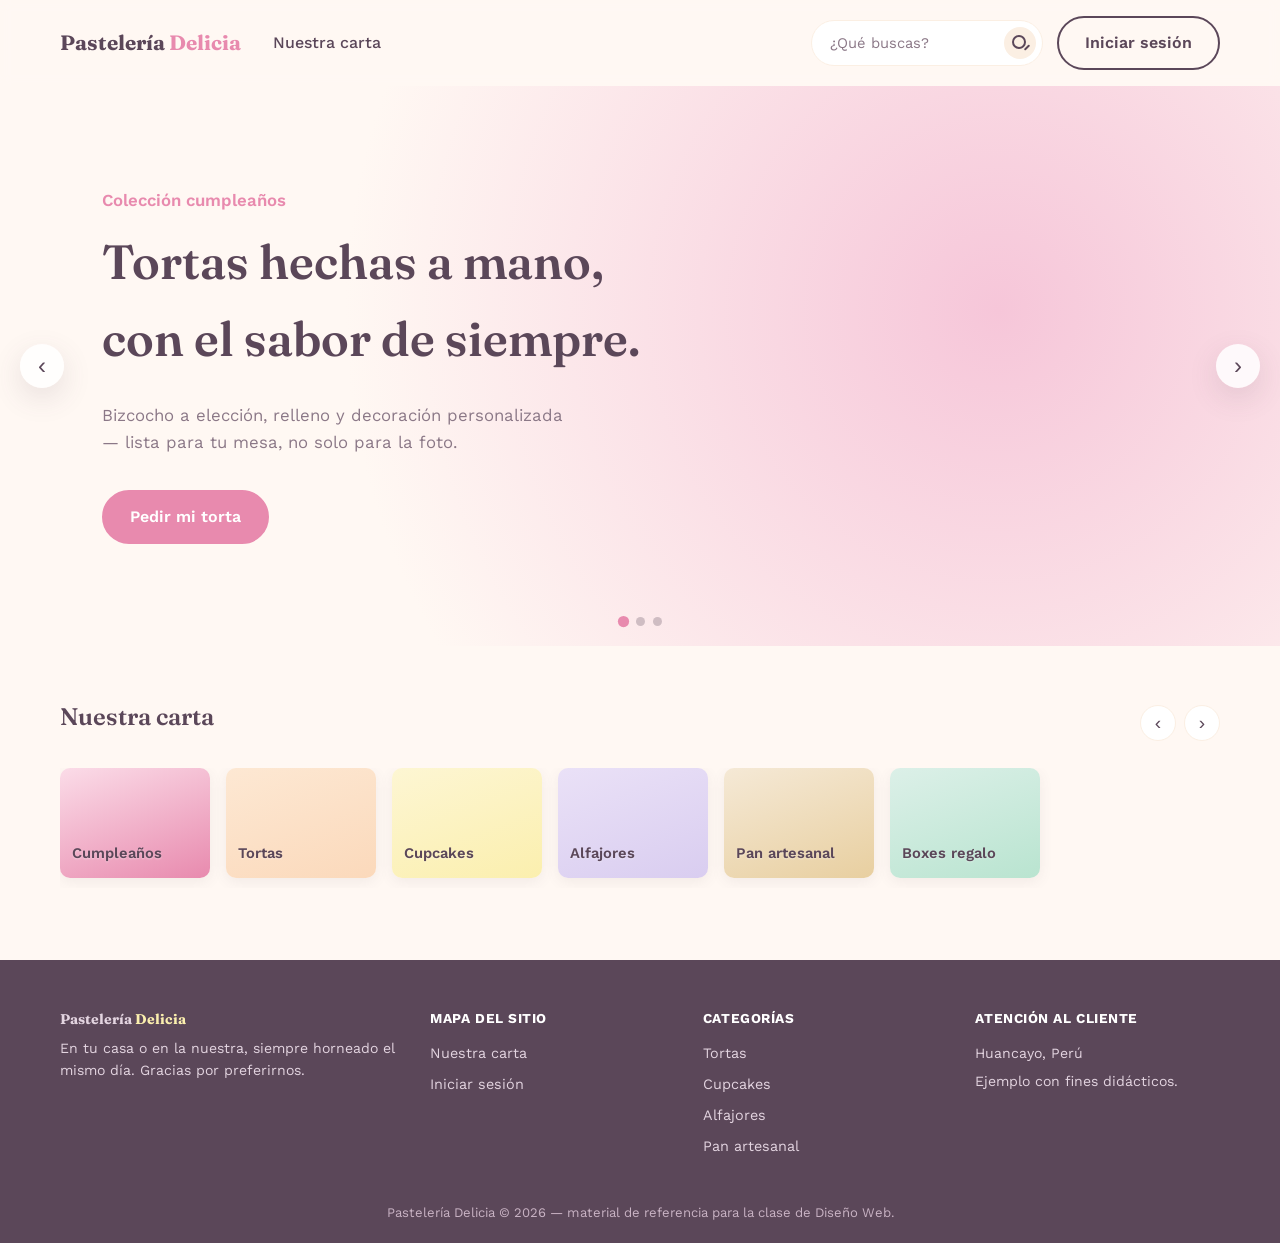
<file: index.html>
<!DOCTYPE html>
<html lang="es">
<head>
<meta charset="UTF-8">
<meta name="viewport" content="width=device-width, initial-scale=1.0">
<title>Delicia — Pastelería y Panadería artesanal</title>
<meta name="description" content="Pastelería y Panadería Delicia, en Huancayo: tortas, cupcakes, pan de masa madre y pedidos personalizados.">
<link rel="stylesheet" href="css/index.css">
</head>
<body>

<header class="encabezado" id="encabezado">
  <div class="contenedor barra-nav">
    <div class="nav-izquierda">
      <a href="index.html" class="marca">Pastelería <span>Delicia</span></a>
      <ul class="nav-links">
        <li><a href="carta.html">Nuestra carta</a></li>
      </ul>
    </div>

    <div class="acciones-derecha">
      <form class="buscador" id="formulario-busqueda">
        <input type="text" id="campo-busqueda-home" placeholder="¿Qué buscas?" autocomplete="off">
        <button type="submit" class="buscador-icono" aria-label="Buscar"></button>
      </form>
      <a href="login.html" class="boton">Iniciar sesión</a>
    </div>
  </div>
</header>

<main>

  <!-- ===== Slider de héroe (rota solo, con controles) ===== -->
  <section class="slider" id="slider" aria-label="Destacados">
    <div class="slider-pista" id="slider-pista">
      <article class="slide slide-cumple">
        <div class="slide-texto">
          <p class="ojo">Colección cumpleaños</p>
          <h1>Tortas hechas a mano, con el sabor de siempre.</h1>
          <p>Bizcocho a elección, relleno y decoración personalizada — lista para tu mesa, no solo para la foto.</p>
          <a href="pedido.html" class="boton boton-relleno">Pedir mi torta</a>
        </div>
      </article>
      <article class="slide slide-cajas">
        <div class="slide-texto">
          <p class="ojo">Cofre de la felicidad</p>
          <h1>Cajas de regalo listas para alegrar a alguien hoy.</h1>
          <p>Una selección de nuestros dulces favoritos, armada y decorada para regalar.</p>
          <a href="carta.html?categoria=cajas" class="boton boton-relleno">Ver cajas</a>
        </div>
      </article>
      <article class="slide slide-pan">
        <div class="slide-texto">
          <p class="ojo">Todos los días, desde las 5 a.m.</p>
          <h1>Pan de masa madre, horneado fresco cada mañana.</h1>
          <p>Fermentación lenta e ingredientes reales, para tu mesa de todos los días.</p>
          <a href="carta.html?categoria=pan" class="boton boton-relleno">Ver la carta</a>
        </div>
      </article>
    </div>

    <button class="slider-flecha anterior" id="slider-anterior" aria-label="Anterior">‹</button>
    <button class="slider-flecha siguiente" id="slider-siguiente" aria-label="Siguiente">›</button>
    <div class="slider-puntos" id="slider-puntos"></div>
  </section>

  <!-- ===== Carrusel de categorías ===== -->
  <section class="categorias" id="carta">
    <div class="contenedor">
      <div class="categorias-encabezado">
        <h2>Nuestra carta</h2>
        <div class="categorias-controles">
          <button class="carrusel-flecha" id="categorias-anterior" aria-label="Ver categorías anteriores">‹</button>
          <button class="carrusel-flecha" id="categorias-siguiente" aria-label="Ver más categorías">›</button>
        </div>
      </div>
      <div class="categorias-pista" id="categorias-pista">
        <a href="carta.html?categoria=tortas" class="categoria-chip cat-cumple"><span>Cumpleaños</span></a>
        <a href="carta.html?categoria=tortas" class="categoria-chip cat-tortas"><span>Tortas</span></a>
        <a href="carta.html?categoria=cupcakes" class="categoria-chip cat-cupcakes"><span>Cupcakes</span></a>
        <a href="carta.html?categoria=alfajores" class="categoria-chip cat-alfajores"><span>Alfajores</span></a>
        <a href="carta.html?categoria=pan" class="categoria-chip cat-pan"><span>Pan artesanal</span></a>
        <a href="carta.html?categoria=cajas" class="categoria-chip cat-cajas"><span>Boxes regalo</span></a>
      </div>
    </div>
  </section>

</main>

<footer class="pie-mapa">
  <div class="contenedor pie-columnas">
    <div class="pie-col">
      <p class="pie-marca">Pastelería <span>Delicia</span></p>
      <p>En tu casa o en la nuestra, siempre horneado el mismo día. Gracias por preferirnos.</p>
    </div>
    <div class="pie-col">
      <h4>Mapa del sitio</h4>
      <a href="carta.html">Nuestra carta</a>
      <a href="login.html">Iniciar sesión</a>
    </div>
    <div class="pie-col">
      <h4>Categorías</h4>
      <a href="carta.html?categoria=tortas">Tortas</a>
      <a href="carta.html?categoria=cupcakes">Cupcakes</a>
      <a href="carta.html?categoria=alfajores">Alfajores</a>
      <a href="carta.html?categoria=pan">Pan artesanal</a>
    </div>
    <div class="pie-col">
      <h4>Atención al cliente</h4>
      <p>Huancayo, Perú</p>
      <p>Ejemplo con fines didácticos.</p>
    </div>
  </div>
  <p class="pie-copy">Pastelería Delicia © 2026 — material de referencia para la clase de Diseño Web.</p>
</footer>

<script type="module" src="js/index.js"></script>
</body>
</html>
</file>
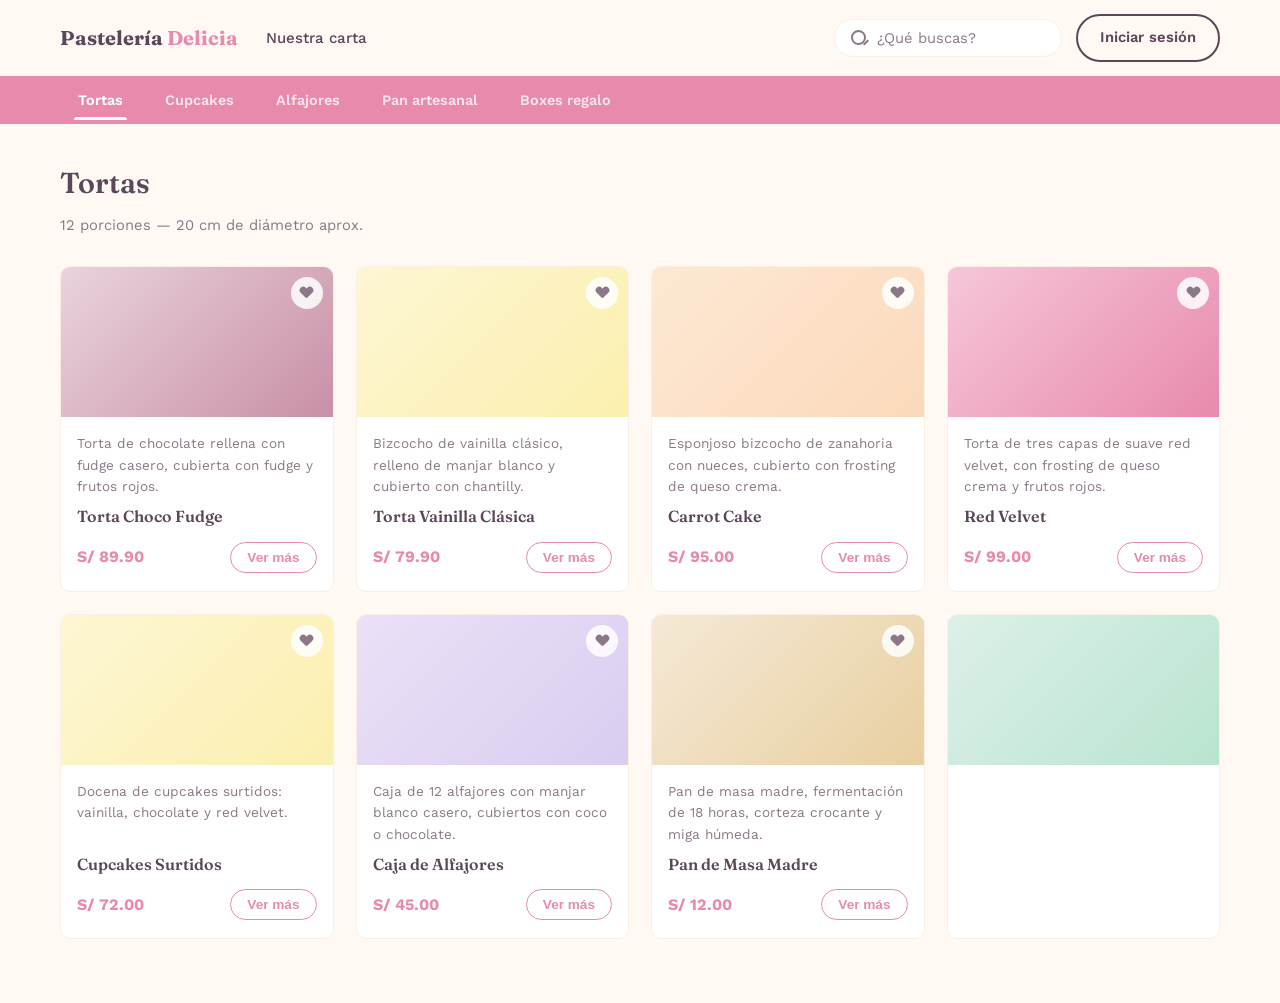
<file: carta.html>
<!DOCTYPE html>
<html lang="es">
<head>
<meta charset="UTF-8">
<meta name="viewport" content="width=device-width, initial-scale=1.0">
<title>Nuestra carta — Pastelería Delicia</title>
<link rel="stylesheet" href="css/carta.css">
</head>
<body>

<header class="encabezado" id="encabezado">
  <div class="contenedor barra-nav">
    <div class="nav-izquierda">
      <a href="index.html" class="marca">Pastelería <span>Delicia</span></a>
      <ul class="nav-links">
        <li><a href="carta.html">Nuestra carta</a></li>
      </ul>
    </div>
    <div class="acciones-derecha">
      <div class="buscador">
        <span class="buscador-icono" aria-hidden="true"></span>
        <input type="text" id="campo-busqueda" placeholder="¿Qué buscas?" autocomplete="off">
      </div>
      <a href="login.html" class="boton">Iniciar sesión</a>
    </div>
  </div>

  <nav class="tabs-categorias" aria-label="Categorías de productos">
    <div class="contenedor tabs-pista" id="tabs-pista">
      <button class="tab activa" data-categoria="tortas">Tortas</button>
      <button class="tab" data-categoria="cupcakes">Cupcakes</button>
      <button class="tab" data-categoria="alfajores">Alfajores</button>
      <button class="tab" data-categoria="pan">Pan artesanal</button>
      <button class="tab" data-categoria="cajas">Boxes regalo</button>
    </div>
  </nav>
</header>

<main class="seccion-carta">
  <div class="contenedor">
    <h1 id="titulo-categoria">Tortas</h1>
    <p id="subtitulo-categoria">12 porciones — 20 cm de diámetro aprox.</p>
    <p class="sin-resultados" id="sin-resultados">No encontramos productos con ese nombre.</p>

    <div class="rejilla-productos" id="rejilla-productos">

      <article class="tarjeta-producto" data-categoria="tortas" data-nombre="torta choco fudge">
        <div class="tp-imagen tp-choco">
          <button class="tp-favorito" aria-label="Guardar en favoritos"><span class="corazon"></span></button>
        </div>
        <div class="tp-cuerpo">
          <p class="tp-descripcion">Torta de chocolate rellena con fudge casero, cubierta con fudge y frutos rojos.</p>
          <h3>Torta Choco Fudge</h3>
          <div class="tp-pie">
            <span class="tp-precio">S/ 89.90</span>
            <button class="tp-boton">Ver más</button>
          </div>
        </div>
      </article>

      <article class="tarjeta-producto" data-categoria="tortas" data-nombre="torta vainilla clasica">
        <div class="tp-imagen tp-vainilla">
          <button class="tp-favorito" aria-label="Guardar en favoritos"><span class="corazon"></span></button>
        </div>
        <div class="tp-cuerpo">
          <p class="tp-descripcion">Bizcocho de vainilla clásico, relleno de manjar blanco y cubierto con chantilly.</p>
          <h3>Torta Vainilla Clásica</h3>
          <div class="tp-pie">
            <span class="tp-precio">S/ 79.90</span>
            <button class="tp-boton">Ver más</button>
          </div>
        </div>
      </article>

      <article class="tarjeta-producto" data-categoria="tortas" data-nombre="carrot cake">
        <div class="tp-imagen tp-carrot">
          <button class="tp-favorito" aria-label="Guardar en favoritos"><span class="corazon"></span></button>
        </div>
        <div class="tp-cuerpo">
          <p class="tp-descripcion">Esponjoso bizcocho de zanahoria con nueces, cubierto con frosting de queso crema.</p>
          <h3>Carrot Cake</h3>
          <div class="tp-pie">
            <span class="tp-precio">S/ 95.00</span>
            <button class="tp-boton">Ver más</button>
          </div>
        </div>
      </article>

      <article class="tarjeta-producto" data-categoria="tortas" data-nombre="red velvet">
        <div class="tp-imagen tp-redvelvet">
          <button class="tp-favorito" aria-label="Guardar en favoritos"><span class="corazon"></span></button>
        </div>
        <div class="tp-cuerpo">
          <p class="tp-descripcion">Torta de tres capas de suave red velvet, con frosting de queso crema y frutos rojos.</p>
          <h3>Red Velvet</h3>
          <div class="tp-pie">
            <span class="tp-precio">S/ 99.00</span>
            <button class="tp-boton">Ver más</button>
          </div>
        </div>
      </article>

      <article class="tarjeta-producto" data-categoria="cupcakes" data-nombre="cupcakes surtidos">
        <div class="tp-imagen tp-cupcakes">
          <button class="tp-favorito" aria-label="Guardar en favoritos"><span class="corazon"></span></button>
        </div>
        <div class="tp-cuerpo">
          <p class="tp-descripcion">Docena de cupcakes surtidos: vainilla, chocolate y red velvet.</p>
          <h3>Cupcakes Surtidos</h3>
          <div class="tp-pie">
            <span class="tp-precio">S/ 72.00</span>
            <button class="tp-boton">Ver más</button>
          </div>
        </div>
      </article>

      <article class="tarjeta-producto" data-categoria="alfajores" data-nombre="alfajores">
        <div class="tp-imagen tp-alfajores">
          <button class="tp-favorito" aria-label="Guardar en favoritos"><span class="corazon"></span></button>
        </div>
        <div class="tp-cuerpo">
          <p class="tp-descripcion">Caja de 12 alfajores con manjar blanco casero, cubiertos con coco o chocolate.</p>
          <h3>Caja de Alfajores</h3>
          <div class="tp-pie">
            <span class="tp-precio">S/ 45.00</span>
            <button class="tp-boton">Ver más</button>
          </div>
        </div>
      </article>

      <article class="tarjeta-producto" data-categoria="pan" data-nombre="pan masa madre">
        <div class="tp-imagen tp-pan">
          <button class="tp-favorito" aria-label="Guardar en favoritos"><span class="corazon"></span></button>
        </div>
        <div class="tp-cuerpo">
          <p class="tp-descripcion">Pan de masa madre, fermentación de 18 horas, corteza crocante y miga húmeda.</p>
          <h3>Pan de Masa Madre</h3>
          <div class="tp-pie">
            <span class="tp-precio">S/ 12.00</span>
            <button class="tp-boton">Ver más</button>
          </div>
        </div>
      </article>

      <article class="tarjeta-producto" data-categoria="cajas" data-nombre="box regalo dulce">
        <div class="tp-imagen tp-cajas">
          <button
</file>
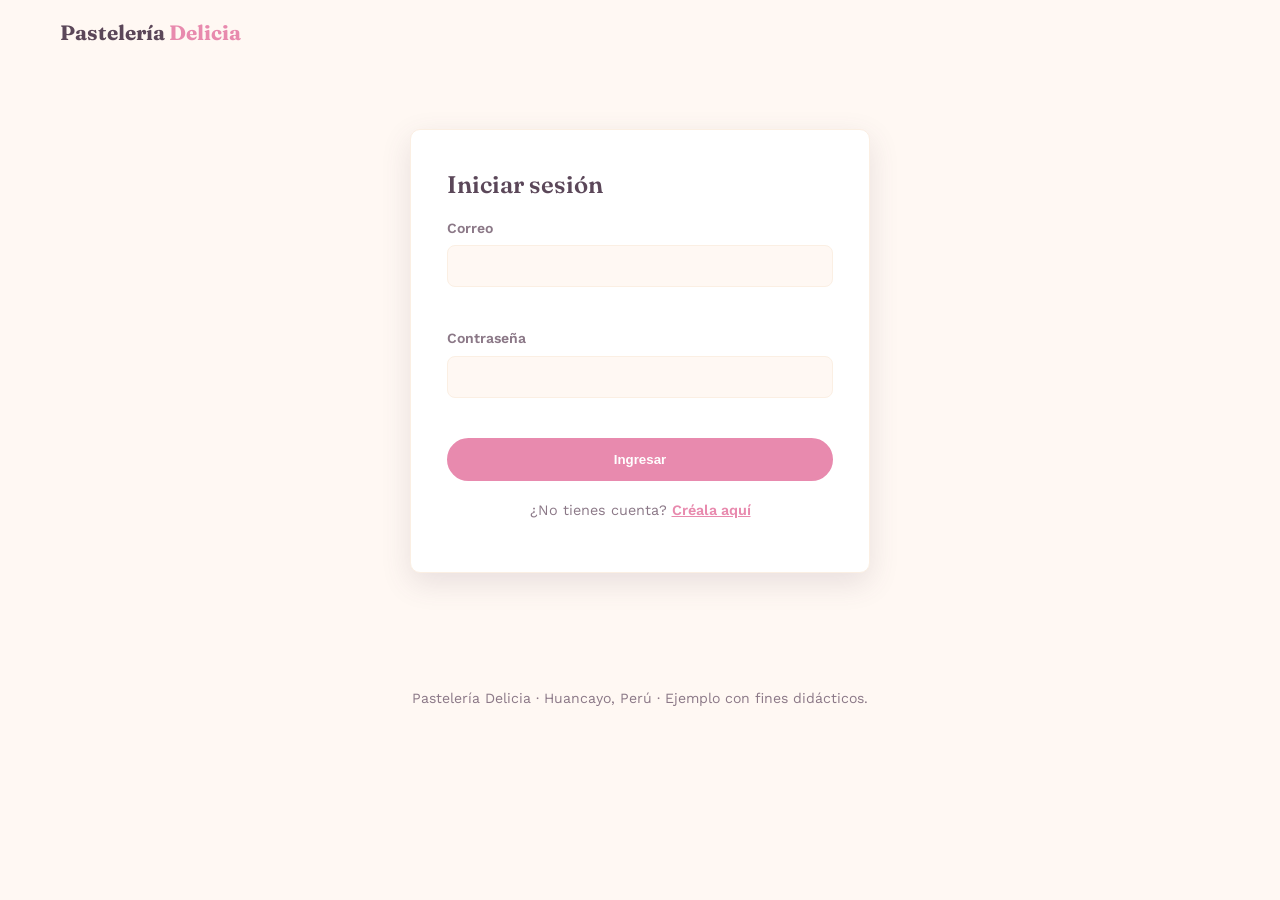
<file: login.html>
<!DOCTYPE html>
<html lang="es">
<head>
<meta charset="UTF-8">
<meta name="viewport" content="width=device-width, initial-scale=1.0">
<title>Iniciar sesión — Pastelería Delicia</title>
<link rel="stylesheet" href="css/login.css">
</head>
<body>

<header class="encabezado" id="encabezado">
  <div class="contenedor barra-nav">
    <a href="index.html" class="marca">Pastelería <span>Delicia</span></a>
  </div>
</header>

<main>
  <div class="contenedor">
    <div class="panel-formulario">
      <h2>Iniciar sesión</h2>
      <form class="formulario" id="formulario-ingresar" novalidate>
        <div class="campo">
          <label for="correo-ingresar">Correo</label>
          <input type="email" id="correo-ingresar" name="correo" required>
          <span class="error" id="error-correo-ingresar"></span>
        </div>
        <div class="campo">
          <label for="contrasena-ingresar">Contraseña</label>
          <input type="password" id="contrasena-ingresar" name="contrasena" required minlength="4">
          <span class="error" id="error-contrasena-ingresar"></span>
        </div>
        <button type="submit" class="boton">Ingresar</button>
        <div class="mensaje-estado" id="mensaje-ingresar"></div>
      </form>
      <p class="enlace-secundario">¿No tienes cuenta? <a href="registro_clientes.html">Créala aquí</a></p>
    </div>
  </div>
</main>

<footer class="pie"><div class="contenedor"><p>Pastelería Delicia · Huancayo, Perú · Ejemplo con fines didácticos.</p></div></footer>

<script type="module" src="js/login.js"></script>
</body>
</html>
</file>
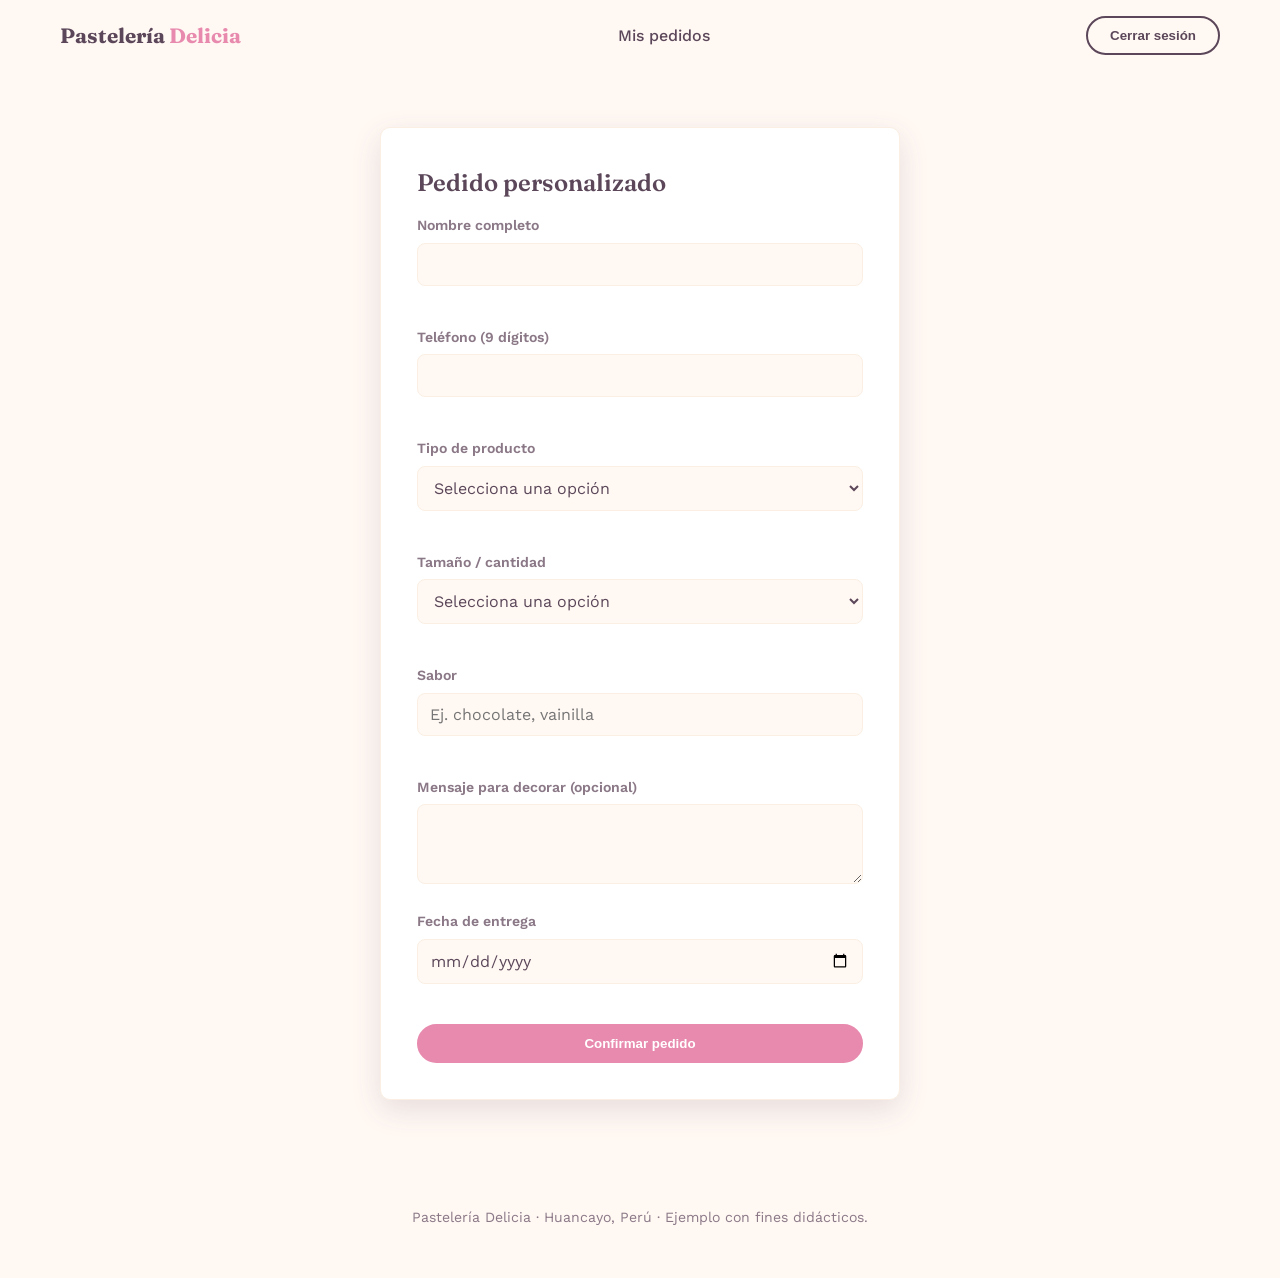
<file: registro_pedido.html>
<!DOCTYPE html>
<html lang="es">
<head>
<meta charset="UTF-8">
<meta name="viewport" content="width=device-width, initial-scale=1.0">
<title>Pedido personalizado — Pastelería Delicia</title>
<link rel="stylesheet" href="css/registro_pedido.css">
</head>
<body>

<header class="encabezado" id="encabezado">
  <div class="contenedor barra-nav">
    <a href="index.html" class="marca">Pastelería <span>Delicia</span></a>
    <ul class="nav-links"><li><a href="consulta_pedido.html">Mis pedidos</a></li></ul>
    <button class="boton" id="boton-salir" type="button">Cerrar sesión</button>
  </div>
</header>

<main>
  <div class="contenedor">
    <div class="panel-formulario">
      <h2>Pedido personalizado</h2>

      <form class="formulario" id="formulario-pedido" novalidate>
        <div class="campo">
          <label for="nombre-cliente">Nombre completo</label>
          <input type="text" id="nombre-cliente" name="nombreCliente" required>
          <span class="error" id="error-nombre-cliente"></span>
        </div>
        <div class="campo">
          <label for="telefono">Teléfono (9 dígitos)</label>
          <input type="tel" id="telefono" name="telefono" pattern="[0-9]{9}" required>
          <span class="error" id="error-telefono"></span>
        </div>
        <div class="campo">
          <label for="tipo-producto">Tipo de producto</label>
          <select id="tipo-producto" name="tipoProducto" required>
            <option value="" disabled selected>Selecciona una opción</option>
            <option value="torta">Torta de cumpleaños</option>
            <option value="cupcakes">Cupcakes por docena</option>
            <option value="pan">Pan artesanal por encargo</option>
            <option value="alfajores">Alfajores por caja</option>
          </select>
          <span class="error" id="error-tipo-producto"></span>
        </div>
        <div class="campo">
          <label for="tamano">Tamaño / cantidad</label>
          <select id="tamano" name="tamano" required>
            <option value="" disabled selected>Selecciona una opción</option>
            <option value="pequeno">Pequeño</option>
            <option value="mediano">Mediano</option>
            <option value="grande">Grande</option>
          </select>
          <span class="error" id="error-tamano"></span>
        </div>
        <div class="campo">
          <label for="sabor">Sabor</label>
          <input type="text" id="sabor" name="sabor" placeholder="Ej. chocolate, vainilla" required>
          <span class="error" id="error-sabor"></span>
        </div>
        <div class="campo">
          <label for="mensaje-torta">Mensaje para decorar (opcional)</label>
          <textarea id="mensaje-torta" name="mensajeTorta" maxlength="150"></textarea>
        </div>
        <div class="campo">
          <label for="fecha-entrega">Fecha de entrega</label>
          <input type="date" id="fecha-entrega" name="fechaEntrega" required>
          <span class="error" id="error-fecha-entrega"></span>
        </div>

        <button type="submit" class="boton boton-relleno">Confirmar pedido</button>
        <div class="mensaje-estado" id="mensaje-pedido"></div>
        <div class="sello-confirmacion" id="sello-confirmacion"></div>
      </form>
    </div>
  </div>
</main>

<footer class="pie"><div class="contenedor"><p>Pastelería Delicia · Huancayo, Perú · Ejemplo con fines didácticos.</p></div></footer>

<script type="module" src="js/registro_pedido.js"></script>
</body>
</html>
</file>
<file: css/index.css>
@import url('https://fonts.googleapis.com/css2?family=Fraunces:opsz,wght@9..144,600;9..144,700&family=Work+Sans:wght@400;500;600&display=swap');

:root{
  --crema:        #FFF8F3;
  --crema-oscura: #FBEFE3;
  --texto:        #5B4759;
  --texto-suave:  #8B7887;
  --rosa:         #F6C6D9;
  --rosa-fuerte:  #E88AAE;
  --menta:        #B9E4D0;
  --lavanda:      #D9CDF0;
  --durazno:      #FBD9BB;
  --amarillo:     #FBEFAE;
  --celeste:      #C6E2F5;
  --blanco:       #FFFFFF;

  --fuente-titulo:'Fraunces', Georgia, serif;
  --fuente-texto:'Work Sans', system-ui, sans-serif;
  --radio:10px;
  --sombra:0 10px 30px rgba(91,71,89,.14);
  --transicion:220ms cubic-bezier(.4,0,.2,1);
}

*{box-sizing:border-box;}
html{scroll-behavior:smooth;}
body{margin:0; font-family:var(--fuente-texto); color:var(--texto); background:var(--crema); line-height:1.6;}
h1,h2,h3{font-family:var(--fuente-titulo); font-weight:600; margin:0 0 .5em;}
.contenedor{width:min(1160px,92%); margin-inline:auto;}

/* ---------- Encabezado ---------- */
.encabezado{position:sticky; top:0; z-index:50; background:rgba(255,248,243,.92); backdrop-filter:blur(6px); transition:box-shadow var(--transicion);}
.encabezado.con-scroll{box-shadow:0 2px 14px rgba(91,71,89,.10);}
.barra-nav{display:flex; align-items:center; justify-content:space-between; padding:16px 0; flex-wrap:wrap; gap:14px;}

.nav-izquierda{display:flex; align-items:center; gap:32px; flex-wrap:wrap;}
.marca{font-family:var(--fuente-titulo); font-size:1.3rem; font-weight:700; text-decoration:none; color:var(--texto);}
.marca span{color:var(--rosa-fuerte);}
.nav-links{list-style:none; display:flex; gap:22px; margin:0; padding:0;}
.nav-links a{text-decoration:none; font-weight:500; color:var(--texto); border-bottom:2px solid transparent; transition:border-color var(--transicion);}
.nav-links a:hover{border-color:var(--rosa-fuerte);}

.acciones-derecha{display:flex; align-items:center; gap:14px; flex-wrap:wrap;}

/* Buscador con ícono de lupa hecho en CSS puro (sin emoji) */
.buscador{display:flex; align-items:center; gap:6px; background:var(--blanco); border:1.5px solid var(--crema-oscura); border-radius:999px; padding:6px 6px 6px 16px; transition:border-color var(--transicion), box-shadow var(--transicion);}
.buscador:focus-within{border-color:var(--rosa-fuerte); box-shadow:0 0 0 3px rgba(232,138,174,.18);}
.buscador input{border:none; background:none; font-size:.92rem; color:var(--texto); outline:none; font-family:var(--fuente-texto); width:170px;}
.buscador input::placeholder{color:var(--texto-suave);}
.buscador-icono{border:none; background:var(--crema-oscura); width:32px; height:32px; border-radius:50%; cursor:pointer; position:relative; transition:background var(--transicion);}
.buscador-icono:hover{background:var(--rosa);}
.buscador-icono::before{content:""; position:absolute; top:8px; left:8px; width:10px; height:10px; border:2px solid var(--texto); border-radius:50%;}
.buscador-icono::after{content:""; position:absolute; bottom:8px; right:8px; width:2px; height:7px; background:var(--texto); border-radius:2px; transform:rotate(45deg);}

.boton{display:inline-block; font-weight:600; padding:12px 26px; border-radius:999px; border:2px solid var(--texto); text-decoration:none; cursor:pointer; background:transparent; color:var(--texto); transition:transform var(--transicion), background var(--transicion), box-shadow var(--transicion), color var(--transicion);}
.boton:hover{transform:translateY(-2px); box-shadow:var(--sombra);}
.boton-relleno{background:var(--rosa-fuerte); border-color:var(--rosa-fuerte); color:#fff;}
.boton-relleno:hover{background:#D9678F;}

/* ---------- Slider de héroe ---------- */
.slider{position:relative; overflow:hidden;}
.slider-pista{display:flex; transition:transform 600ms cubic-bezier(.4,0,.2,1);}
.slide{flex:0 0 100%; min-height:min(70vh, 560px); display:flex; align-items:center; position:relative;}
.slide-texto{position:relative; z-index:2; max-width:560px; margin-left:8%;}
.slide-texto .ojo{color:var(--rosa-fuerte); font-weight:600; margin:0 0 10px;}
.slide-texto h1{font-size:clamp(2rem,4vw,3rem); color:var(--texto);}
.slide-texto p{color:var(--texto-suave); font-size:1.05rem; max-width:48ch;}
.slide-texto .boton{margin-top:18px;}

.slide-cumple{background:radial-gradient(circle at 78% 40%, var(--rosa), var(--crema) 62%);}
.slide-cajas{background:radial-gradient(circle at 78% 40%, var(--celeste), var(--crema) 62%);}
.slide-pan{background:radial-gradient(circle at 78% 40%, var(--durazno), var(--crema) 62%);}

.slider-flecha{
  position:absolute; top:50%; translate:0 -50%; z-index:3;
  width:44px; height:44px; border-radius:50%; border:none;
  background:rgba(255,255,255,.85); color:var(--texto); font-size:1.5rem; line-height:1;
  cursor:pointer; box-shadow:var(--sombra); transition:background var(--transicion), transform var(--transicion);
}
.slider-flecha:hover{background:#fff; transform:translateY(-50%) scale(1.06);}
.slider-flecha.anterior{left:20px;}
.slider-flecha.siguiente{right:20px;}

.slider-puntos{position:absolute; bottom:20px; left:0; right:0; display:flex; justify-content:center; gap:8px; z-index:3;}
.slider-puntos button{
  width:9px; height:9px; border-radius:50%; border:none; background:rgba(91,71,89,.28);
  cursor:pointer; padding:0; transition:background var(--transicion), transform var(--transicion);
}
.slider-puntos button.activo{background:var(--rosa-fuerte); transform:scale(1.25);}

/* ---------- Carrusel de categorías ---------- */
.categorias{padding:52px 0 72px;}
.categorias-encabezado{display:flex; align-items:center; justify-content:space-between; margin-bottom:20px;}
.categorias-controles{display:flex; gap:8px;}
.carrusel-flecha{
  width:36px; height:36px; border-radius:50%; border:1px solid var(--crema-oscura);
  background:var(--blanco); color:var(--texto); font-size:1.2rem; cursor:pointer;
  transition:background var(--transicion), border-color var(--transicion);
}
.carrusel-flecha:hover{background:var(--crema-oscura); border-color:var(--rosa-fuerte);}

.categorias-pista{display:flex; gap:16px; overflow-x:auto; padding-bottom:10px; scroll-behavior:smooth;}
.categorias-pista::-webkit-scrollbar{height:6px;}
.categorias-pista::-webkit-scrollbar-thumb{background:var(--crema-oscura); border-radius:6px;}

.categoria-chip{
  flex:0 0 150px; height:110px; border-radius:var(--radio); position:relative;
  display:flex; align-items:flex-end; text-decoration:none; overflow:hidden;
  box-shadow:0 4px 14px rgba(91,71,89,.08); transition:transform var(--transicion), box-shadow var(--transicion);
}
.categoria-chip:hover{transform:translateY(-5px); box-shadow:var(--sombra);}
.categoria-chip span{
  position:relative; z-index:2; color:var(--texto); font-weight:600; font-size:.92rem;
  padding:12px; text-shadow:0 1px 2px rgba(255,255,255,.4);
}
.categoria-chip::before{content:""; position:absolute; inset:0;}
.cat-cumple::before{background:linear-gradient(160deg,#FBDCE8,var(--rosa-fuerte));}
.cat-tortas::before{background:linear-gradient(160deg,#FDE8D3,var(--durazno));}
.cat-cupcakes::before{background:linear-gradient(160deg,#FDF6D3,var(--amarillo));}
.cat-alfajores::before{background:linear-gradient(160deg,#EAE1F7,var(--lavanda));}
.cat-pan::before{background:linear-gradient(160deg,#F5E9D6,#E8CFA0);}
.cat-cajas::before{background:linear-gradient(160deg,#DCF0E8,var(--menta));}

/* ---------- Pie de página tipo "mapa del sitio" ---------- */
.pie-mapa{background:var(--texto); color:#F3E8F0; padding:48px 0 20px;}
.pie-columnas{display:grid; grid-template-columns:1.4fr 1fr 1fr 1fr; gap:28px;}
@media (max-width:800px){.pie-columnas{grid-template-columns:1fr 1fr;}}
.pie-marca{font-family:var(--fuente-titulo); font-size:1.15rem; font-weight:700; color:#fff; margin-bottom:8px;}
.pie-marca span{color:var(--amarillo);}
.pie-col p{font-size:.88rem; color:#E3D4E0; margin:0 0 6px;}
.pie-col h4{color:#fff; font-size:.85rem; text-transform:uppercase; letter-spacing:.04em; margin:0 0 12px;}
.pie-col a{display:block; color:#E3D4E0; text-decoration:none; font-size:.9rem; margin-bottom:8px; transition:color var(--transicion);}
.pie-col a:hover{color:#fff;}
.pie-copy{text-align:center; font-size:.82rem; color:#C9B3C4; margin:36px 0 0;}

@media (max-width:820px){
  .slide-texto{margin-left:6%; max-width:88%;}
}
</file>
<file: css/carta.css>
@import url('https://fonts.googleapis.com/css2?family=Fraunces:opsz,wght@9..144,600;9..144,700&family=Work+Sans:wght@400;500;600&display=swap');

:root{
  --crema:#FFF8F3; --crema-oscura:#FBEFE3; --texto:#5B4759; --texto-suave:#8B7887;
  --rosa:#F6C6D9; --rosa-fuerte:#E88AAE; --menta:#B9E4D0; --lavanda:#D9CDF0;
  --durazno:#FBD9BB; --amarillo:#FBEFAE; --celeste:#C6E2F5; --blanco:#FFFFFF;
  --fuente-titulo:'Fraunces', Georgia, serif; --fuente-texto:'Work Sans', system-ui, sans-serif;
  --radio:10px; --sombra:0 10px 30px rgba(91,71,89,.14); --transicion:220ms cubic-bezier(.4,0,.2,1);
}
*{box-sizing:border-box;}
body{margin:0; font-family:var(--fuente-texto); color:var(--texto); background:var(--crema); line-height:1.6;}
h1,h2,h3{font-family:var(--fuente-titulo); font-weight:600; margin:0 0 .3em;}
.contenedor{width:min(1160px,92%); margin-inline:auto;}

/* ---------- Encabezado ---------- */
.encabezado{position:sticky; top:0; z-index:50; background:rgba(255,248,243,.95); backdrop-filter:blur(6px); transition:box-shadow var(--transicion);}
.encabezado.con-scroll{box-shadow:0 2px 14px rgba(91,71,89,.1);}
.barra-nav{display:flex; align-items:center; justify-content:space-between; padding:14px 0; flex-wrap:wrap; gap:14px;}

.nav-izquierda{display:flex; align-items:center; gap:28px; flex-wrap:wrap;}
.marca{font-family:var(--fuente-titulo); font-size:1.25rem; font-weight:700; text-decoration:none; color:var(--texto);}
.marca span{color:var(--rosa-fuerte);}
.nav-links{list-style:none; display:flex; gap:20px; margin:0; padding:0;}
.nav-links a{text-decoration:none; font-weight:500; color:var(--texto); font-size:.94rem; border-bottom:2px solid transparent; transition:border-color var(--transicion);}
.nav-links a:hover{border-color:var(--rosa-fuerte);}

.acciones-derecha{display:flex; align-items:center; gap:14px; flex-wrap:wrap;}

/* Buscador con ícono de lupa hecho en CSS puro (sin emoji) */
.buscador{display:flex; align-items:center; gap:8px; background:var(--blanco); border:1.5px solid var(--crema-oscura); border-radius:999px; padding:8px 16px; transition:border-color var(--transicion), box-shadow var(--transicion);}
.buscador:focus-within{border-color:var(--rosa-fuerte); box-shadow:0 0 0 3px rgba(232,138,174,.18);}
.buscador input{border:none; background:none; font-size:.92rem; color:var(--texto); outline:none; font-family:var(--fuente-texto); width:170px;}
.buscador input::placeholder{color:var(--texto-suave);}
.buscador-icono{width:16px; height:16px; position:relative; flex:0 0 auto;}
.buscador-icono::before{content:""; position:absolute; top:0; left:0; width:11px; height:11px; border:2px solid var(--texto-suave); border-radius:50%;}
.buscador-icono::after{content:""; position:absolute; bottom:0; right:0; width:2px; height:7px; background:var(--texto-suave); border-radius:2px; transform:rotate(45deg);}

.boton{display:inline-block; font-weight:600; padding:10px 22px; border-radius:999px; border:2px solid var(--texto); text-decoration:none; cursor:pointer; background:transparent; color:var(--texto); font-size:.92rem; transition:transform var(--transicion), box-shadow var(--transicion);}
.boton:hover{transform:translateY(-2px); box-shadow:var(--sombra);}

/* ---------- Pestañas de categoría ---------- */
.tabs-categorias{background:var(--rosa-fuerte); overflow:hidden;}
.tabs-pista{display:flex; gap:6px; overflow-x:auto; padding:4px 0;}
.tabs-pista::-webkit-scrollbar{display:none;}
.tab{
  flex:0 0 auto; background:none; border:none; color:#FBE3EC; font-family:var(--fuente-texto);
  font-weight:600; font-size:.9rem; padding:12px 18px; cursor:pointer; position:relative;
  transition:color var(--transicion);
}
.tab::after{content:""; position:absolute; left:14px; right:14px; bottom:0; height:3px; background:transparent; border-radius:3px 3px 0 0; transition:background var(--transicion);}
.tab:hover{color:#fff;}
.tab.activa{color:#fff;}
.tab.activa::after{background:#fff;}

/* ---------- Sección de carta ---------- */
.seccion-carta{padding:36px 0 64px;}
.seccion-carta h1{font-size:1.8rem;}
.seccion-carta > .contenedor > p{color:var(--texto-suave); font-size:.92rem; margin:0 0 28px;}
.sin-resultados{display:none; color:var(--texto-suave); font-size:.95rem;}

.rejilla-productos{display:grid; grid-template-columns:repeat(4, 1fr); gap:22px;}
@media (max-width:1000px){.rejilla-productos{grid-template-columns:repeat(2, 1fr);}}
@media (max-width:560px){.rejilla-productos{grid-template-columns:1fr;}}

.tarjeta-producto{
  background:var(--blanco); border-radius:var(--radio); overflow:hidden;
  border:1px solid var(--crema-oscura); transition:transform var(--transicion), box-shadow var(--transicion);
  display:flex; flex-direction:column;
}
.tarjeta-producto:hover{transform:translateY(-5px); box-shadow:var(--sombra);}
.tarjeta-producto.oculto{display:none;}

.tp-imagen{height:150px; position:relative;}
.tp-choco{background:linear-gradient(135deg,#E9D3DC,#C98FA6);}
.tp-vainilla{background:linear-gradient(135deg,#FDF6D3,var(--amarillo));}
.tp-carrot{background:linear-gradient(135deg,#FDE8D3,var(--durazno));}
.tp-redvelvet{background:linear-gradient(135deg,var(--rosa),var(--rosa-fuerte));}
.tp-cupcakes{background:linear-gradient(135deg,#FDF6D3,var(--amarillo));}
.tp-alfajores{background:linear-gradient(135deg,#EAE1F7,var(--lavanda));}
.tp-pan{background:linear-gradient(135deg,#F5E9D6,#E8CFA0);}
.tp-cajas{background:linear-gradient(135deg,#DCF0E8,var(--menta));}

/* Corazón de favoritos en CSS puro, sin emoji */
.tp-favorito{
  position:absolute; top:10px; right:10px; width:32px; height:32px; border-radius:50%;
  border:none; background:rgba(255,255,255,.85); display:flex; align-items:center; justify-content:center;
  color:var(--texto-suave); cursor:pointer; transition:background var(--transicion), color var(--transicion), transform var(--transicion);
}
.tp-favorito:hover{transform:scale(1.08);}
.tp-favorito.activo{color:var(--rosa-fuerte); background:#fff;}
.corazon{width:13px; height:11px; position:relative;}
.corazon::before, .corazon::after{content:""; position:absolute; top:0; width:7px; height:11px; background:currentColor; border-radius:7px 7px 0 0;}
.corazon::before{left:6px; transform:rotate(-45deg); transform-origin:0 100%;}
.corazon::after{left:0; transform:rotate(45deg); transform-origin:100% 100%;}

.tp-cuerpo{padding:16px 16px 18px; display:flex; flex-direction:column; gap:6px; flex:1;}
.tp-descripcion{font-size:.85rem; color:var(--texto-suave); margin:0; flex:1;}
.tp-cuerpo h3{font-size:1rem; margin:0;}
.tp-pie{display:flex; align-items:center; justify-content:space-between; margin-top:6px;}
.tp-precio{color:var(--rosa-fuerte); font-weight:700;}
.tp-boton{
  background:transparent; border:1.5px solid var(--rosa-fuerte); color:var(--rosa-fuerte); font-weight:600;
  padding:7px 16px; border-radius:999px; font-size:.85rem; cursor:pointer;
  transition:background var(--transicion), color var(--transicion);
}
.tp-boton:hover{background:var(--rosa-fuerte); color:#fff;}

/* ---------- Pie de página tipo "mapa del sitio" ---------- */
.pie-mapa{background:var(--texto); color:#F3E8F0; padding:48px 0 20px;}
.pie-columnas{display:grid; grid-template-columns:1.4fr 1fr 1fr 1fr; gap:28px;}
@media (max-width:800px){.pie-columnas{grid-template-columns:1fr 1fr;}}
.pie-marca{font-family:var(--fuente-titulo); font-size:1.15rem; font-weight:700; color:#fff; margin-bottom:8px;}
.pie-marca span{color:var(--amarillo);}
.pie-col p{font-size:.88rem; color:#E3D4E0; margin:0 0 6px;}
.pie-col h4{color:#fff; font-size:.85rem; text-transform:uppercase; letter-spacing:.04em; margin:0 0 12px;}
.pie-col a{display:block; color:#E3D4E0; text-decoration:none; font-size:.9rem; margin-bottom:8px; transition:color var(--transicion);}
.pie-col a:hover{color:#fff;}
.pie-copy{text-align:center; font-size:.82rem; color:#C9B3C4; margin:36px 0 0;}
</file>
<file: css/login.css>
@import url('https://fonts.googleapis.com/css2?family=Fraunces:opsz,wght@9..144,600;9..144,700&family=Work+Sans:wght@400;500;600&display=swap');

:root{
  --crema:#FFF8F3; --crema-oscura:#FBEFE3; --texto:#5B4759; --texto-suave:#8B7887;
  --rosa:#F6C6D9; --rosa-fuerte:#E88AAE; --menta:#B9E4D0; --lavanda:#D9CDF0;
  --durazno:#FBD9BB; --amarillo:#FBEFAE; --celeste:#C6E2F5; --blanco:#FFFFFF;
  --fuente-titulo:'Fraunces', Georgia, serif; --fuente-texto:'Work Sans', system-ui, sans-serif;
  --radio:10px; --sombra:0 10px 30px rgba(91,71,89,.14); --transicion:220ms cubic-bezier(.4,0,.2,1);
}
*{box-sizing:border-box;}
body{margin:0; font-family:var(--fuente-texto); color:var(--texto); background:var(--crema); line-height:1.6;}
h1,h2,h3{font-family:var(--fuente-titulo); font-weight:600; margin:0 0 .5em;}
.contenedor{width:min(1160px,92%); margin-inline:auto;}

.encabezado{position:sticky; top:0; z-index:50; background:rgba(255,248,243,.95); backdrop-filter:blur(6px); transition:box-shadow var(--transicion);}
.encabezado.con-scroll{box-shadow:0 2px 14px rgba(91,71,89,.1);}
.barra-nav{display:flex; align-items:center; justify-content:space-between; padding:16px 0; flex-wrap:wrap; gap:12px;}
.marca{font-family:var(--fuente-titulo); font-size:1.3rem; font-weight:700; text-decoration:none; color:var(--texto);}
.marca span{color:var(--rosa-fuerte);}

.boton{display:inline-block; font-weight:600; padding:12px 26px; border-radius:999px; border:2px solid var(--rosa-fuerte); cursor:pointer; background:var(--rosa-fuerte); color:#fff; transition:transform var(--transicion), background var(--transicion), box-shadow var(--transicion);}
.boton:hover{transform:translateY(-2px); background:#D9678F; box-shadow:var(--sombra);}

.panel-formulario{max-width:460px; margin:64px auto; background:var(--blanco); border:1px solid var(--crema-oscura); border-radius:var(--radio); padding:36px; box-shadow:var(--sombra);}
.formulario{display:flex; flex-direction:column; gap:18px;}
.campo label{display:block; font-size:.88rem; font-weight:600; margin-bottom:6px; color:var(--texto-suave);}
.campo input{width:100%; font-size:1rem; padding:11px 12px; border:1.5px solid var(--crema-oscura); border-radius:8px; background:var(--crema); color:var(--texto); transition:border-color var(--transicion), box-shadow var(--transicion);}
.campo input:focus{outline:none; border-color:var(--rosa-fuerte); box-shadow:0 0 0 3px rgba(232,138,174,.18);}
.campo .error{display:block; min-height:18px; color:var(--rosa-fuerte); font-size:.82rem; margin-top:4px;}

.mensaje-estado{margin-top:16px; padding:12px 14px; border-radius:8px; font-size:.92rem; display:none;}
.mensaje-estado.visible{display:block;}
.mensaje-estado.exito{background:#E4F5EC; color:#2C6E4F; border:1px solid var(--menta);}
.mensaje-estado.fallo{background:#FCE6EE; color:#9E3B5F; border:1px solid var(--rosa-fuerte);}

.enlace-secundario{display:block; text-align:center; margin-top:18px; font-size:.9rem; color:var(--texto-suave);}
.enlace-secundario a{color:var(--rosa-fuerte); font-weight:600;}

.pie{padding:36px 0; text-align:center; color:var(--texto-suave); font-size:.88rem;}
</file>
<file: css/registro_pedido.css>
@import url('https://fonts.googleapis.com/css2?family=Fraunces:opsz,wght@9..144,600;9..144,700&family=Work+Sans:wght@400;500;600&display=swap');

:root{
  --crema:#FFF8F3; --crema-oscura:#FBEFE3; --texto:#5B4759; --texto-suave:#8B7887;
  --rosa:#F6C6D9; --rosa-fuerte:#E88AAE; --menta:#B9E4D0; --lavanda:#D9CDF0;
  --durazno:#FBD9BB; --amarillo:#FBEFAE; --celeste:#C6E2F5; --blanco:#FFFFFF;
  --fuente-titulo:'Fraunces', Georgia, serif; --fuente-texto:'Work Sans', system-ui, sans-serif;
  --radio:10px; --sombra:0 10px 30px rgba(91,71,89,.14); --transicion:220ms cubic-bezier(.4,0,.2,1);
}
*{box-sizing:border-box;}
body{margin:0; font-family:var(--fuente-texto); color:var(--texto); background:var(--crema); line-height:1.6;}
h1,h2,h3{font-family:var(--fuente-titulo); font-weight:600; margin:0 0 .5em;}
.contenedor{width:min(1160px,92%); margin-inline:auto;}

.encabezado{position:sticky; top:0; z-index:50; background:rgba(255,248,243,.95); backdrop-filter:blur(6px); transition:box-shadow var(--transicion);}
.encabezado.con-scroll{box-shadow:0 2px 14px rgba(91,71,89,.1);}
.barra-nav{display:flex; align-items:center; justify-content:space-between; padding:16px 0; flex-wrap:wrap; gap:12px;}
.marca{font-family:var(--fuente-titulo); font-size:1.3rem; font-weight:700; text-decoration:none; color:var(--texto);}
.marca span{color:var(--rosa-fuerte);}
.nav-links{list-style:none; display:flex; gap:22px; margin:0; padding:0;}
.nav-links a{text-decoration:none; font-weight:500; color:var(--texto); border-bottom:2px solid transparent; transition:border-color var(--transicion);}
.nav-links a:hover{border-color:var(--rosa-fuerte);}

.boton{font-weight:600; padding:10px 22px; border-radius:999px; border:2px solid var(--texto); cursor:pointer; background:transparent; color:var(--texto); transition:transform var(--transicion), box-shadow var(--transicion);}
.boton:hover{transform:translateY(-2px); box-shadow:var(--sombra);}
.boton-relleno{background:var(--rosa-fuerte); color:#fff; border:2px solid var(--rosa-fuerte);}
.boton-relleno:hover{background:#D9678F;}

.panel-formulario{max-width:520px; margin:56px auto; background:var(--blanco); border:1px solid var(--crema-oscura); border-radius:var(--radio); padding:36px; box-shadow:var(--sombra);}
.formulario{display:flex; flex-direction:column; gap:18px;}
.campo label{display:block; font-size:.88rem; font-weight:600; margin-bottom:6px; color:var(--texto-suave);}
.campo input, .campo select, .campo textarea{width:100%; font-family:var(--fuente-texto); font-size:1rem; padding:11px 12px; border:1.5px solid var(--crema-oscura); border-radius:8px; background:var(--crema); color:var(--texto); transition:border-color var(--transicion), box-shadow var(--transicion);}
.campo input:focus, .campo select:focus, .campo textarea:focus{outline:none; border-color:var(--rosa-fuerte); box-shadow:0 0 0 3px rgba(232,138,174,.18);}
.campo textarea{resize:vertical; min-height:80px;}
.campo .error{display:block; min-height:18px; color:var(--rosa-fuerte); font-size:.82rem; margin-top:4px;}

.mensaje-estado{margin-top:16px; padding:12px 14px; border-radius:8px; font-size:.92rem; display:none;}
.mensaje-estado.visible{display:block;}
.mensaje-estado.exito{background:#E4F5EC; color:#2C6E4F; border:1px solid var(--menta);}
.mensaje-estado.fallo{background:#FCE6EE; color:#9E3B5F; border:1px solid var(--rosa-fuerte);}

/* Sello: única animación de esta página, responde al éxito del guardado */
.sello-confirmacion{display:none; margin:18px auto 4px; width:128px; height:128px; border-radius:50%; border:3px solid var(--menta); color:#2C6E4F; font-family:var(--fuente-titulo); font-weight:700; text-align:center; align-items:center; justify-content:center; font-size:.82rem; line-height:1.3; transform:scale(.4) rotate(-18deg);}
.sello-confirmacion.visible{display:flex; animation:sellar 480ms cubic-bezier(.34,1.56,.64,1) forwards;}
@keyframes sellar{0%{opacity:0; transform:scale(.4) rotate(-18deg);} 70%{opacity:1; transform:scale(1.08) rotate(-4deg);} 100%{opacity:1; transform:scale(1) rotate(-6deg);}}
@media (prefers-reduced-motion:reduce){ .sello-confirmacion.visible{animation:none; transform:scale(1) rotate(-6deg); opacity:1;} }

.pie{padding:36px 0; text-align:center; color:var(--texto-suave); font-size:.88rem;}
</file>
